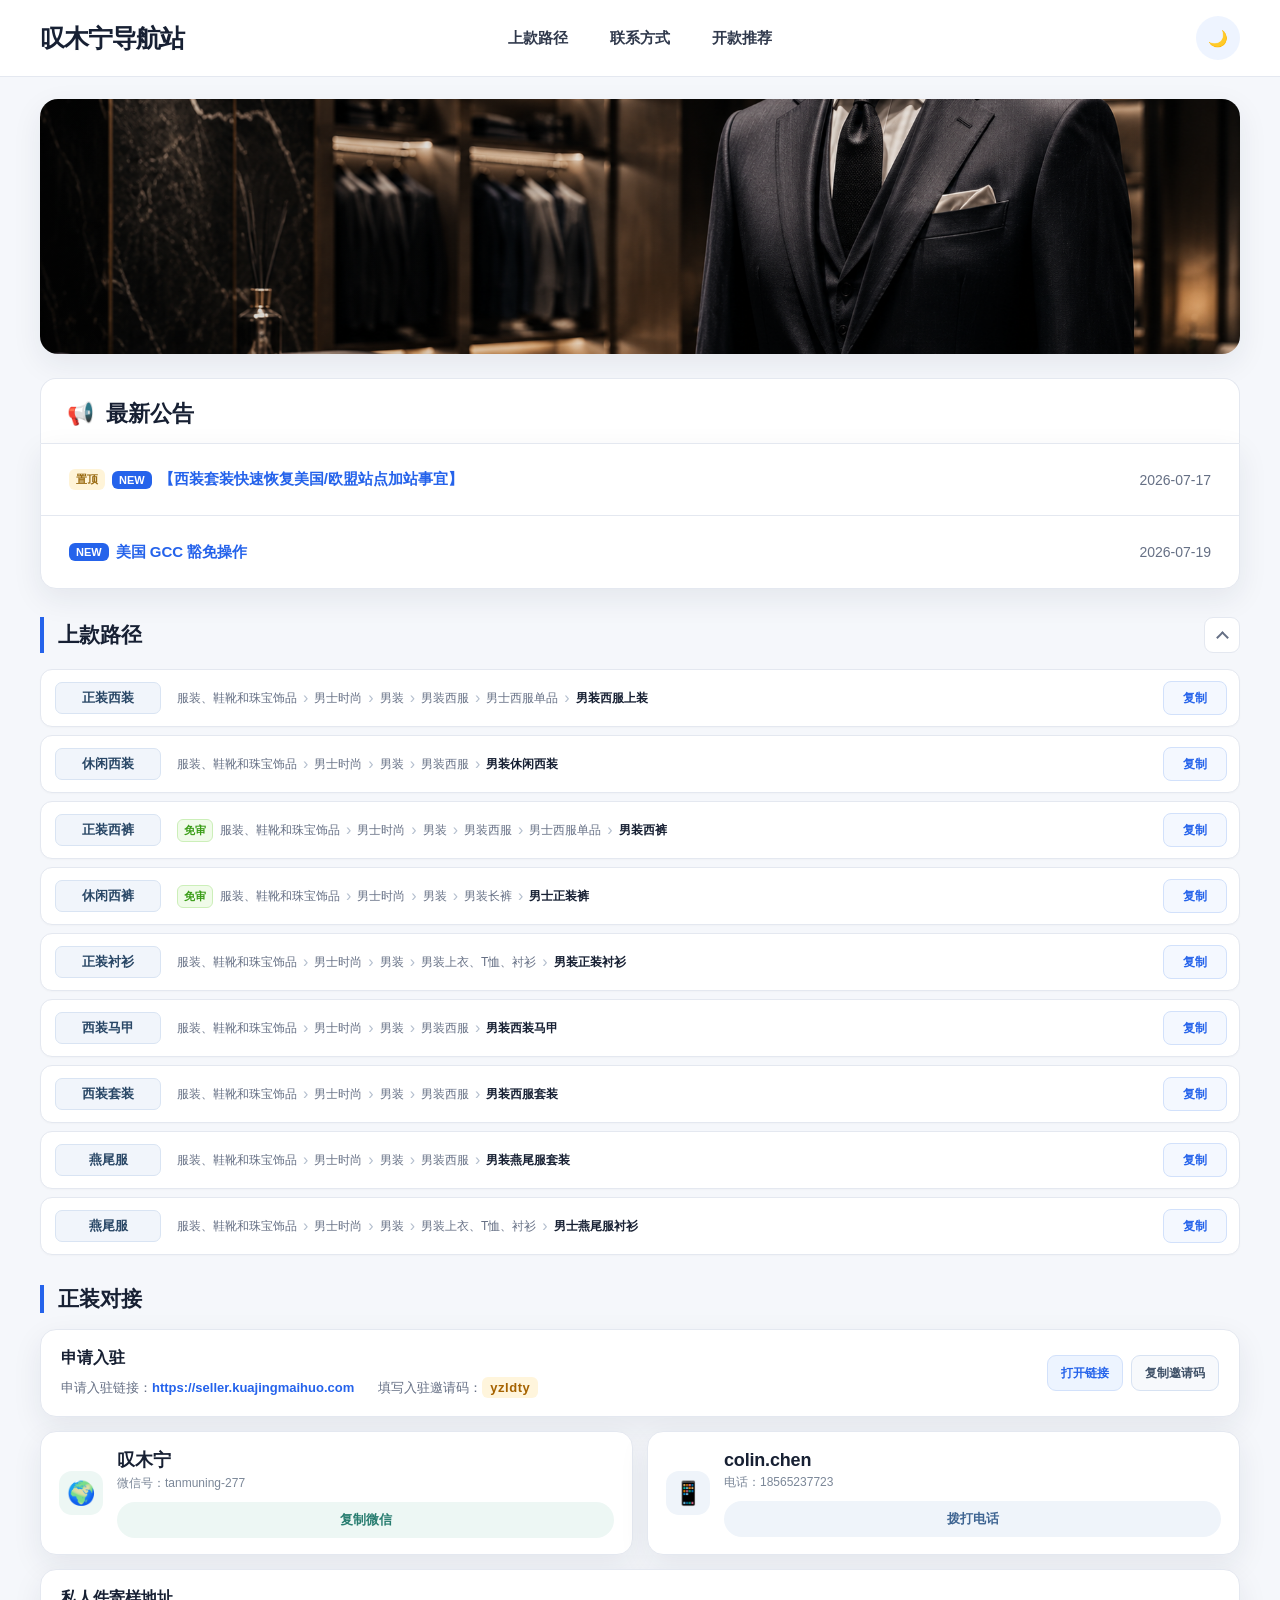
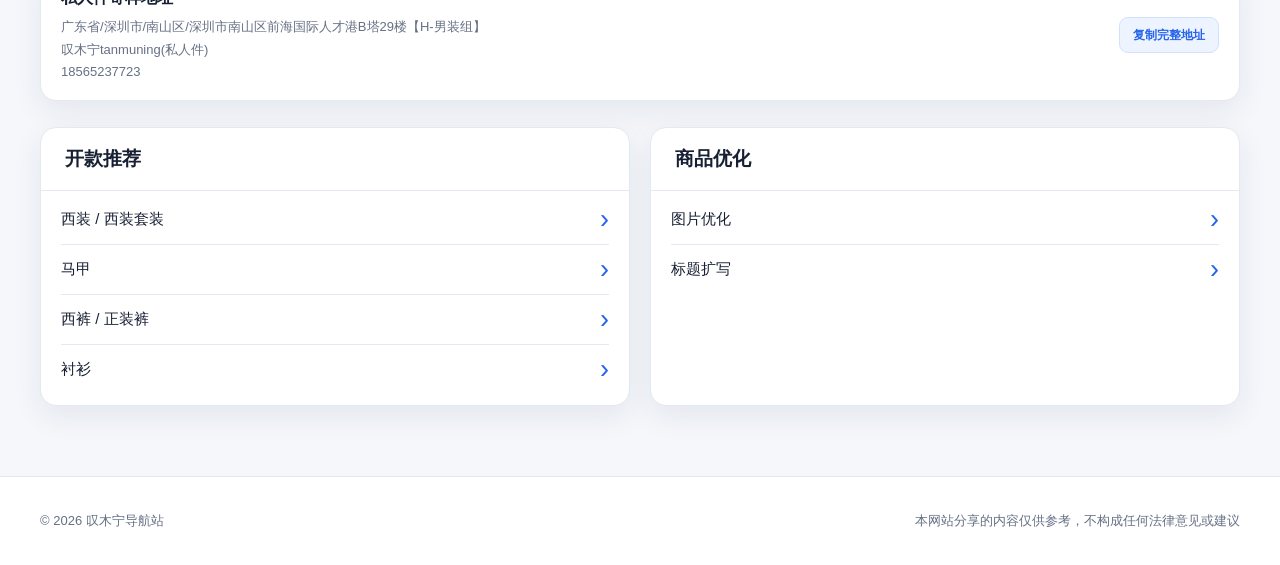
<file: index.html>
<!DOCTYPE html>
<html lang="zh-CN">

<head>
    <meta charset="UTF-8">

    <meta
        name="viewport"
        content="width=device-width, initial-scale=1.0"
    >

    <meta
        name="description"
        content="叹木宁导航站"
    >

    <title>叹木宁导航站</title>

    <link
        rel="stylesheet"
        href="css/style.css"
    >

    <link
        rel="stylesheet"
        href="css/responsive.css"
    >
</head>

<body>

    <header class="site-header">

        <div class="header-inner">

            <a
                class="site-logo"
                href="#top"
            >
                叹木宁导航站
            </a>

            <nav class="top-navigation">

                <a href="#featuredPath">
                    上款路径
                </a>

                <a href="#section-contact">
                    联系方式
                </a>

                <a href="#section-hot">
                    开款推荐
                </a>

            </nav>

            <button
                id="themeToggle"
                class="theme-toggle"
                type="button"
                aria-label="切换深色模式"
            >
                🌙
            </button>

        </div>

    </header>

    <main
        id="top"
        class="page-container"
    >

        <!-- 男装正装横幅 -->
        <section
            class="hero-banner"
            aria-label="男装正装展示"
        ></section>

        <!-- 公告 -->
        <section
            id="announcement"
            class="announcement-section"
        >

            <div class="section-heading">

                <span class="section-heading-mark">
                    📢
                </span>

                <h1>
                    最新公告
                </h1>

            </div>

            <div
                id="announcementList"
                class="announcement-list"
            ></div>

        </section>

        <!-- 上款路径 -->
        <section
            id="featuredPath"
            class="featured-path"
        ></section>

        <!-- 分类内容 -->
        <div id="directoryContainer"></div>

    </main>

    <footer class="site-footer">

        <div class="footer-inner">

            <p id="footerCopyright">
                © 2026 叹木宁导航站
            </p>

            <p id="footerNoticeText">
                本网站分享的内容仅供参考，不构成任何法律意见或建议
            </p>

        </div>

    </footer>

    <button
        id="backToTop"
        class="back-to-top"
        type="button"
        aria-label="返回顶部"
    >
        ↑
    </button>

    <div
        id="toast"
        class="toast"
    ></div>

    <script src="data/navigation.js"></script>
    <script src="js/render.js"></script>
    <script src="js/app.js"></script>

</body>

</html>
</file>
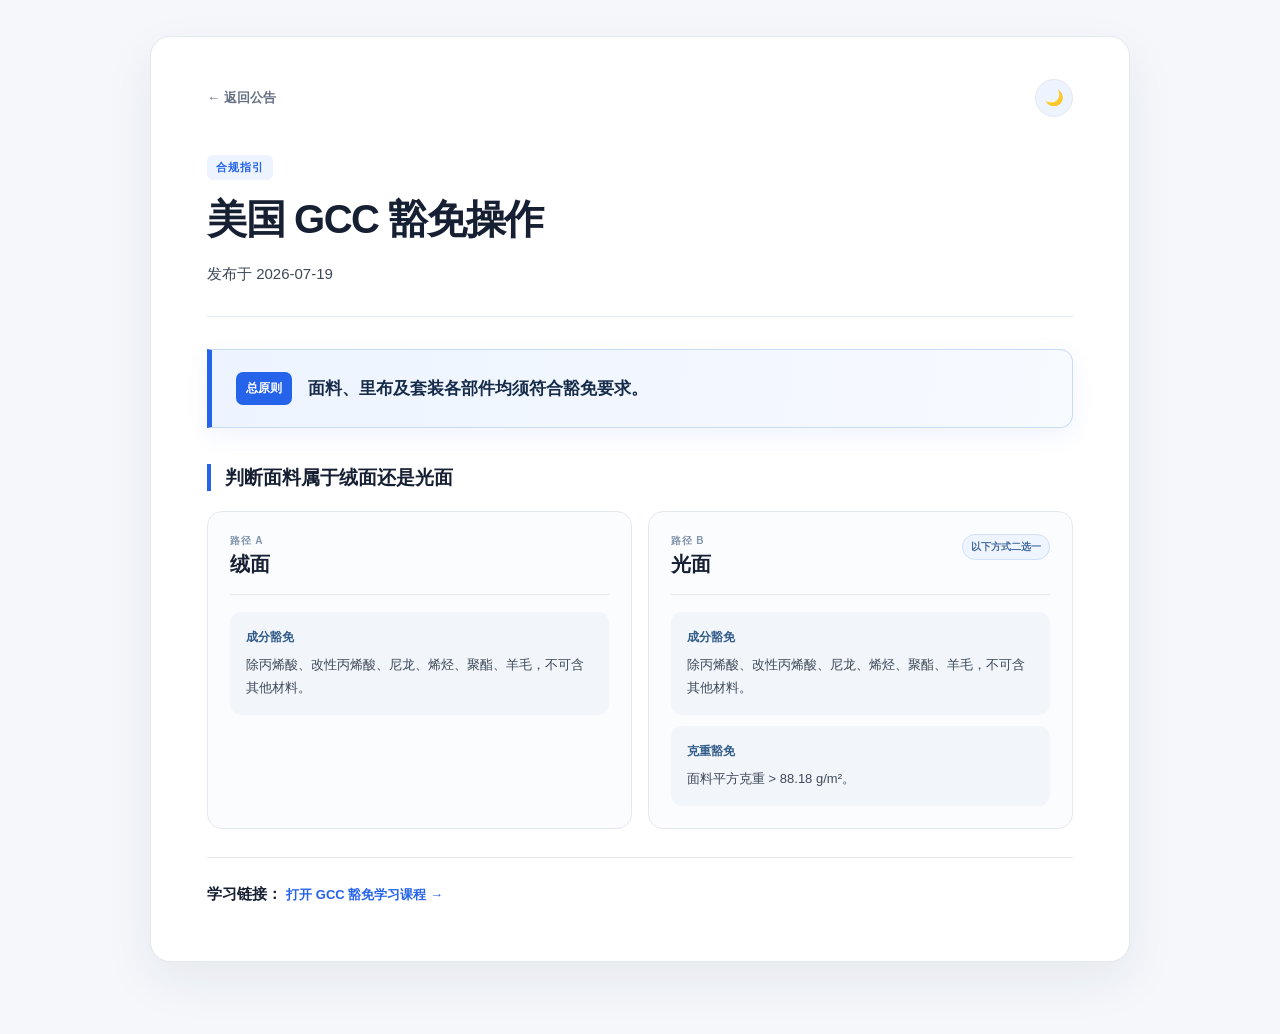
<file: notice-gcc-exemption.html>
<!DOCTYPE html>
<html lang="zh-CN">
<head>
    <meta charset="UTF-8">
    <meta name="viewport" content="width=device-width, initial-scale=1.0">
    <meta name="description" content="美国 GCC 豁免操作说明">
    <title>美国 GCC 豁免操作 - 叹木宁导航站</title>
    <link rel="stylesheet" href="css/style.css">
</head>
<body>
    <script>
        if (localStorage.getItem("navigation-theme") === "dark") {
            document.body.classList.add("dark");
        }
    </script>
    <main class="notice-page">
        <article class="notice-article gcc-notice-article">
            <div class="notice-topbar">
                <a class="notice-back" href="index.html#announcement">← 返回公告</a>
                <button id="themeToggle" class="notice-theme-toggle" type="button" aria-label="切换深色模式">🌙</button>
            </div>

            <header class="notice-header">
                <span class="notice-label">合规指引</span>
                <h1>美国 GCC 豁免操作</h1>
                <p class="notice-date">发布于 2026-07-19</p>
            </header>

            <div class="notice-lead gcc-principle">
                <span>总原则</span>
                面料、里布及套装各部件均须符合豁免要求。
            </div>

            <section class="gcc-content">
                <div class="gcc-question">
                    <h2>判断面料属于绒面还是光面</h2>
                </div>

                <div class="gcc-branches">
                    <section class="gcc-branch">
                        <div class="gcc-branch-heading">
                            <div>
                                <span class="gcc-path-label">路径 A</span>
                                <h2>绒面</h2>
                            </div>
                        </div>

                        <div class="gcc-rule">
                            <span class="gcc-rule-type">成分豁免</span>
                            <p>除丙烯酸、改性丙烯酸、尼龙、烯烃、聚酯、羊毛，不可含其他材料。</p>
                        </div>
                    </section>

                    <section class="gcc-branch">
                        <div class="gcc-branch-heading">
                            <div>
                                <span class="gcc-path-label">路径 B</span>
                                <h2>光面</h2>
                            </div>
                            <span class="gcc-choice-label">以下方式二选一</span>
                        </div>

                        <div class="gcc-rule-list">
                            <div class="gcc-rule">
                                <span class="gcc-rule-type">成分豁免</span>
                                <p>除丙烯酸、改性丙烯酸、尼龙、烯烃、聚酯、羊毛，不可含其他材料。</p>
                            </div>

                            <div class="gcc-rule">
                                <span class="gcc-rule-type">克重豁免</span>
                                <p>面料平方克重 &gt; 88.18 g/m²。</p>
                            </div>
                        </div>
                    </section>
                </div>

                <p class="gcc-learning-link">
                    <strong>学习链接：</strong>
                    <a
                        href="https://agentseller.temu.com/main/course/detail?courseId=2501030000019"
                        target="_blank"
                        rel="noopener noreferrer"
                    >打开 GCC 豁免学习课程 →</a>
                </p>
            </section>
        </article>
    </main>
    <script src="js/app.js"></script>
</body>
</html>
</file>
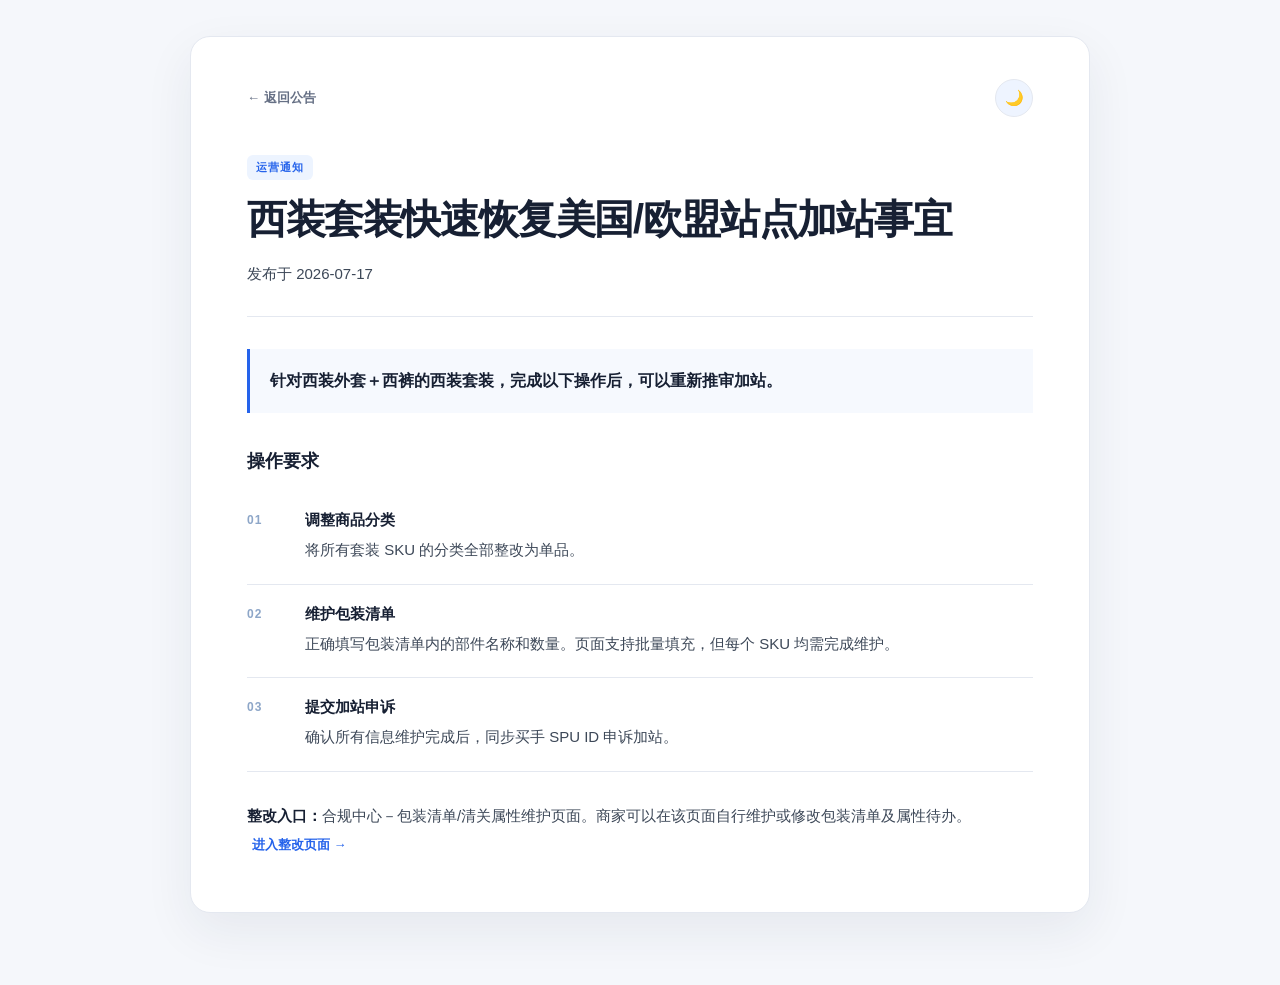
<file: notice-suit-restoration.html>
<!DOCTYPE html>
<html lang="zh-CN">
<head>
    <meta charset="UTF-8">
    <meta name="viewport" content="width=device-width, initial-scale=1.0">
    <meta name="description" content="西装套装快速恢复美国/欧盟站点加站事宜">
    <title>西装套装快速恢复美国/欧盟站点加站事宜</title>
    <link rel="stylesheet" href="css/style.css">
</head>
<body>
    <script>
        if (localStorage.getItem("navigation-theme") === "dark") {
            document.body.classList.add("dark");
        }
    </script>
    <main class="notice-page">
        <article class="notice-article">
            <div class="notice-topbar">
                <a class="notice-back" href="index.html#announcement">← 返回公告</a>
                <button id="themeToggle" class="notice-theme-toggle" type="button" aria-label="切换深色模式">🌙</button>
            </div>

            <header class="notice-header">
                <span class="notice-label">运营通知</span>
                <h1>西装套装快速恢复美国/欧盟站点加站事宜</h1>
                <p class="notice-date">发布于 2026-07-17</p>
            </header>

            <div class="notice-lead">
                针对西装外套＋西裤的西装套装，完成以下操作后，可以重新推审加站。
            </div>

            <section class="notice-content">
                <h2>操作要求</h2>

                <ol class="notice-steps">
                    <li>
                        <span class="notice-step-number">01</span>
                        <div>
                            <strong>调整商品分类</strong>
                            <p>将所有套装 SKU 的分类全部整改为单品。</p>
                        </div>
                    </li>
                    <li>
                        <span class="notice-step-number">02</span>
                        <div>
                            <strong>维护包装清单</strong>
                            <p>正确填写包装清单内的部件名称和数量。页面支持批量填充，但每个 SKU 均需完成维护。</p>
                        </div>
                    </li>
                    <li>
                        <span class="notice-step-number">03</span>
                        <div>
                            <strong>提交加站申诉</strong>
                            <p>确认所有信息维护完成后，同步买手 SPU ID 申诉加站。</p>
                        </div>
                    </li>
                </ol>

                <p class="notice-entry">
                    <strong>整改入口：</strong>合规中心－包装清单/清关属性维护页面。商家可以在该页面自行维护或修改包装清单及属性待办。
                    <a
                        href="https://agentseller.temu.com/govern/suit-property-v2"
                        target="_blank"
                        rel="noopener noreferrer"
                    >进入整改页面 →</a>
                </p>
            </section>
        </article>
    </main>
    <script src="js/app.js"></script>
</body>
</html>
</file>
<file: css/style.css>
:root {
    --primary: #2563eb;
    --primary-dark: #1d4ed8;

    --background: #f5f7fb;
    --surface: #ffffff;

    --text: #172033;
    --muted: #667085;

    --border: #e4e8f0;

    --radius: 16px;

    --shadow:
        0 10px 30px rgba(26, 39, 66, 0.08);
}

* {
    margin: 0;
    padding: 0;
    box-sizing: border-box;
}

html {
    scroll-behavior: smooth;
}

body {
    min-height: 100vh;

    background: var(--background);
    color: var(--text);

    font-family:
        "PingFang SC",
        "Microsoft YaHei",
        Arial,
        sans-serif;
}

button,
input {
    font: inherit;
}

button {
    cursor: pointer;
}

a {
    color: inherit;
    text-decoration: none;
}

.site-header {
    position: sticky;
    top: 0;
    z-index: 1000;

    background: rgba(255, 255, 255, 0.96);
    border-bottom: 1px solid var(--border);
    backdrop-filter: blur(14px);
}

.header-inner {
    width: min(1200px, calc(100% - 40px));
    height: 76px;
    margin: 0 auto;

    display: grid;
    grid-template-columns: 1fr auto 1fr;
    align-items: center;
}

.site-logo {
    justify-self: start;

    font-size: 25px;
    font-weight: 800;
    letter-spacing: -1px;
}

.top-navigation {
    display: flex;
    align-items: center;
    gap: 42px;
}

.top-navigation a {
    color: #30394c;
    font-size: 15px;
    font-weight: 700;
}

.top-navigation a:hover {
    color: var(--primary);
}

.theme-toggle {
    justify-self: end;

    width: 44px;
    height: 44px;

    border: 0;
    border-radius: 50%;

    background: #eef4ff;
}

.page-container {
    width: min(1200px, calc(100% - 40px));
    margin: 22px auto 70px;
}

.hero-banner {
    height: 255px;

    border-radius: 18px;

    background-image:
        linear-gradient(
            90deg,
            rgba(0, 0, 0, 0.18),
            rgba(0, 0, 0, 0)
        ),
        url("../assets/suit-banner.jpg");

    background-position: center;
    background-size: cover;

    box-shadow: var(--shadow);
}

.announcement-section {
    margin-top: 24px;
}

.section-heading {
    display: flex;
    align-items: center;
    gap: 12px;

    padding: 20px 26px 14px;

    background: var(--surface);
    border: 1px solid var(--border);
    border-bottom: 0;
    border-radius: var(--radius) var(--radius) 0 0;
}

.section-heading-mark {
    font-size: 22px;
}

.section-heading h1 {
    font-size: 22px;
}

.announcement-list {
    overflow: hidden;

    background: var(--surface);
    border: 1px solid var(--border);
    border-radius: 0 0 var(--radius) var(--radius);

    box-shadow: var(--shadow);
}

.announcement-item {
    min-height: 72px;
    padding: 20px 28px;

    display: flex;
    align-items: center;
    justify-content: space-between;
    gap: 20px;

    border-bottom: 1px solid var(--border);
}

.announcement-item:last-child {
    border-bottom: 0;
}

.announcement-item.is-clickable {
    cursor: pointer;
    transition: background-color 0.18s ease;
}

.announcement-item.is-clickable:hover {
    background: #f7faff;
}

.announcement-item.is-clickable .announcement-title-row strong {
    color: var(--primary);
}

.notice-page {
    min-height: 100vh;
    padding: 36px 20px 72px;
    background: var(--background);
}

.notice-article {
    width: min(900px, 100%);
    margin: 0 auto;
    padding: 42px 56px 54px;
    background: var(--surface);
    border: 1px solid var(--border);
    border-radius: 20px;
    box-shadow: 0 18px 50px rgba(23, 42, 76, 0.07);
}

.notice-topbar {
    display: flex;
    align-items: center;
    justify-content: space-between;
    gap: 20px;
    margin-bottom: 38px;
}

.notice-back {
    display: inline-flex;
    align-items: center;
    margin: 0;
    color: var(--muted);
    font-size: 13px;
    font-weight: 700;
    transition: color 0.2s ease;
}

.notice-back:hover {
    color: var(--primary);
}

.notice-theme-toggle {
    width: 38px;
    height: 38px;
    display: inline-flex;
    align-items: center;
    justify-content: center;
    flex-shrink: 0;
    border: 1px solid var(--border);
    border-radius: 50%;
    background: #eef4ff;
    font-size: 15px;
    transition: border-color 0.2s ease, background 0.2s ease, transform 0.2s ease;
}

.notice-theme-toggle:hover {
    border-color: #bfd0e7;
    transform: translateY(-1px);
}

body.dark .notice-theme-toggle {
    background: #26364a;
}

.notice-header {
    padding-bottom: 28px;
    border-bottom: 1px solid var(--border);
}

.notice-label {
    display: inline-flex;
    margin-bottom: 14px;
    padding: 5px 9px;
    border-radius: 6px;
    background: #edf4ff;
    color: var(--primary);
    font-size: 11px;
    font-weight: 800;
    letter-spacing: 0.08em;
}

.notice-article h1 {
    margin: 0 0 15px;
    max-width: 760px;
    font-size: clamp(27px, 4vw, 40px);
    line-height: 1.28;
    letter-spacing: -0.035em;
}

.notice-date {
    margin: 0;
    color: var(--muted);
    font-size: 12px;
}

.notice-lead {
    margin: 32px 0 36px;
    padding: 18px 20px;
    border-left: 3px solid var(--primary);
    background: #f6f9fe;
    color: var(--text);
    font-weight: 700;
    line-height: 1.75;
}

.notice-article p {
    margin: 0;
    color: #3d4858;
    font-size: 15px;
    line-height: 1.85;
}

.notice-content h2 {
    margin: 0 0 18px;
    font-size: 18px;
}

.notice-steps {
    display: grid;
    gap: 0;
    margin: 0;
    padding: 0;
    list-style: none;
}

.notice-steps li {
    display: grid;
    grid-template-columns: 42px minmax(0, 1fr);
    gap: 16px;
    padding: 20px 0;
    border-bottom: 1px solid var(--border);
}

.notice-step-number {
    padding-top: 2px;
    color: #8da6c8;
    font-size: 12px;
    font-weight: 800;
    letter-spacing: 0.08em;
}

.notice-steps strong {
    display: block;
    margin-bottom: 6px;
    color: var(--text);
    font-size: 15px;
}

.notice-entry {
    margin-top: 28px !important;
    padding-top: 2px;
}

.notice-entry strong {
    color: var(--text);
}

.notice-entry a {
    display: inline-flex;
    margin-left: 5px;
    color: var(--primary);
    font-size: 13px;
    font-weight: 800;
    white-space: nowrap;
}

.notice-entry a:hover {
    text-decoration: underline;
}

body.dark .notice-label {
    background: #26364a;
    color: #a9c4e3;
}

body.dark .notice-lead {
    background: #202b3f;
}

body.dark .notice-article p {
    color: #bdc7d6;
}

.gcc-notice-article {
    width: min(980px, 100%);
}

.gcc-principle {
    display: flex;
    align-items: center;
    gap: 16px;
    padding: 22px 24px;
    border: 1px solid #c9dbf5;
    border-left: 5px solid var(--primary);
    border-radius: 0 13px 13px 0;
    background: linear-gradient(100deg, #edf4ff 0%, #f7faff 100%);
    color: #162b49;
    font-size: 17px;
    font-weight: 800;
    box-shadow: 0 8px 24px rgba(37, 99, 235, 0.07);
}

.gcc-principle span {
    flex-shrink: 0;
    padding: 6px 10px;
    border-radius: 7px;
    background: var(--primary);
    color: #ffffff;
    font-size: 12px;
    font-weight: 800;
}

.gcc-question {
    margin-bottom: 20px;
    padding-left: 14px;
    border-left: 4px solid var(--primary);
}

.gcc-question h2 {
    font-size: 19px;
    line-height: 1.45;
}

.gcc-branches {
    display: grid;
    grid-template-columns: repeat(2, minmax(0, 1fr));
    gap: 16px;
}

.gcc-branch {
    padding: 22px;
    border: 1px solid var(--border);
    border-radius: 15px;
    background: #fbfcfe;
}

.gcc-branch-heading {
    min-height: 50px;
    display: flex;
    align-items: flex-start;
    justify-content: space-between;
    gap: 14px;
    margin-bottom: 17px;
    padding-bottom: 16px;
    border-bottom: 1px solid var(--border);
}

.gcc-path-label {
    display: block;
    margin-bottom: 3px;
    color: #8295ad;
    font-size: 10px;
    font-weight: 800;
    letter-spacing: 0.08em;
}

.gcc-branch-heading h2 {
    font-size: 20px;
}

.gcc-choice-label {
    flex-shrink: 0;
    padding: 5px 8px;
    border: 1px solid #cfe0f7;
    border-radius: 999px;
    background: #eef5ff;
    color: #426a9c;
    font-size: 10px;
    font-weight: 800;
}

.gcc-rule-list {
    display: grid;
    gap: 11px;
}

.gcc-rule {
    padding: 15px 16px;
    border-radius: 11px;
    background: #f2f6fb;
}

.gcc-rule-type {
    display: inline-flex;
    margin-bottom: 8px;
    color: #315b89;
    font-size: 12px;
    font-weight: 800;
}

.gcc-rule p {
    font-size: 13px;
    line-height: 1.75;
}

.gcc-learning-link {
    margin-top: 28px !important;
    padding-top: 22px;
    border-top: 1px solid var(--border);
}

.gcc-learning-link strong {
    color: var(--text);
}

.gcc-learning-link a {
    color: var(--primary);
    font-size: 13px;
    font-weight: 800;
}

.gcc-learning-link a:hover {
    text-decoration: underline;
}

body.dark .gcc-principle {
    border-color: #354a65;
    border-left-color: var(--primary);
    background: linear-gradient(100deg, #203047 0%, #1d283a 100%);
    color: #eef4ff;
}

body.dark .gcc-principle span {
    background: #3f73cf;
    color: #ffffff;
}

body.dark .gcc-choice-label {
    background: #26364a;
    color: #a9c4e3;
    border-color: #354a65;
}

body.dark .gcc-branch {
    background: #1c2638;
}

body.dark .gcc-rule {
    background: #222e42;
}

body.dark .gcc-rule-type {
    color: #a9c4e3;
}

@media (max-width: 600px) {
    .notice-page {
        padding: 12px 10px 36px;
    }

    .notice-article {
        padding: 25px 20px 34px;
        border-radius: 14px;
    }

    .notice-topbar {
        margin-bottom: 27px;
    }

    .notice-header {
        padding-bottom: 22px;
    }

    .notice-lead {
        margin: 24px 0 28px;
        padding: 15px 16px;
    }

    .notice-article p {
        font-size: 14px;
    }

    .notice-steps li {
        grid-template-columns: 32px minmax(0, 1fr);
        gap: 10px;
        padding: 17px 0;
    }

    .notice-entry a {
        display: table;
        margin: 8px 0 0;
    }

    .gcc-principle {
        align-items: flex-start;
        flex-direction: column;
        gap: 8px;
    }

    .gcc-branches {
        grid-template-columns: 1fr;
    }

    .gcc-branch {
        padding: 18px;
    }

    .gcc-learning-link a {
        display: table;
        margin-top: 7px;
    }
}

.announcement-title-row {
    display: flex;
    align-items: center;
    gap: 7px;

    font-size: 15px;
}

.announcement-badge {
    padding: 3px 7px;

    border-radius: 6px;

    font-size: 11px;
    font-weight: 800;
}

.announcement-badge.pinned {
    background: #fff4d8;
    color: #9a6b12;
}

.announcement-badge.new {
    background: #2563eb;
    color: #ffffff;
}

.announcement-date {
    flex-shrink: 0;

    color: var(--muted);
    font-size: 14px;
}

.featured-path {
    margin-top: 28px;
}

.featured-path-title-row {
    display: flex;
    align-items: center;
    justify-content: space-between;
    gap: 18px;
}

.featured-path-toggle {
    width: 36px;
    height: 36px;
    display: inline-flex;
    align-items: center;
    justify-content: center;
    flex-shrink: 0;
    border: 1px solid var(--border);
    border-radius: 9px;
    background: var(--surface);
    color: var(--muted);
    transition: border-color 0.18s ease, color 0.18s ease, background 0.18s ease;
}

.featured-path-toggle:hover {
    border-color: #bfd0e7;
    background: #f4f8fd;
    color: var(--primary);
}

.featured-path-toggle-icon {
    width: 9px;
    height: 9px;
    border-top: 2px solid currentColor;
    border-left: 2px solid currentColor;
    transform: translateY(2px) rotate(45deg);
    transition: transform 0.22s ease;
}

.featured-path-toggle.is-collapsed .featured-path-toggle-icon {
    transform: translateY(-2px) rotate(225deg);
}

.featured-path-list[hidden] {
    display: none;
}

body.dark .featured-path-toggle:hover {
    background: #26364a;
}

.featured-path-list {
    display: grid;
    gap: 8px;
}

.featured-path-row {
    display: grid;
    grid-template-columns: 106px minmax(0, 1fr) 64px;
    align-items: center;
    gap: 16px;
    min-height: 58px;
    padding: 10px 12px 10px 14px;
    border: 1px solid var(--border);
    border-radius: 12px;
    background: var(--surface);
    box-shadow: 0 1px 2px rgba(15, 23, 42, 0.025);
    transition: border-color 0.18s ease, box-shadow 0.18s ease, transform 0.18s ease;
}

.featured-path-row:hover {
    border-color: #cbd9ec;
    box-shadow: 0 7px 20px rgba(23, 42, 76, 0.07);
    transform: translateY(-1px);
}

.featured-path-category {
    display: inline-flex;
    justify-content: center;
    padding: 6px 8px;
    border: 1px solid #d9e4f3;
    border-radius: 7px;
    background: #f1f5fb;
    color: #294766;
    font-size: 13px;
    font-weight: 700;
    white-space: nowrap;
}

.featured-path-value {
    display: flex;
    align-items: center;
    gap: 7px;
    min-width: 0;
}

.featured-path-exempt {
    flex-shrink: 0;
    padding: 3px 6px;
    border: 1px solid #ccefb9;
    border-radius: 6px;
    background: #f0fbe9;
    color: #3a9d17;
    font-size: 11px;
    font-weight: 800;
}

.featured-path-breadcrumb {
    display: flex;
    align-items: center;
    flex-wrap: wrap;
    gap: 3px 6px;
    min-width: 0;
    color: var(--muted);
    font-size: 12px;
    line-height: 1.55;
}

.featured-path-segment:last-of-type {
    color: var(--text);
    font-weight: 700;
}

.featured-path-separator {
    color: #b4bfce;
    font-size: 16px;
    line-height: 1;
}

.featured-path-copy {
    min-height: 34px;
    padding: 0 11px;
    border: 1px solid #d2e1fb;
    border-radius: 8px;
    background: #f4f8ff;
    color: var(--primary);
    font-size: 12px;
    font-weight: 700;
    transition: 0.2s;
}

.featured-path-copy:hover {
    border-color: var(--primary);
    background: var(--primary);
    color: #ffffff;
}

.featured-path-copy.is-copied {
    border-color: #bce5c8;
    background: #eaf8ee;
    color: #218a3c;
}

@media (max-width: 760px) {
    .featured-path-list {
        gap: 7px;
    }

    .featured-path-row {
        grid-template-columns: auto minmax(0, 1fr) 54px;
        gap: 8px;
        padding: 10px;
    }

    .featured-path-category {
        padding: 6px 8px;
        font-size: 12px;
    }

    .featured-path-value {
        align-items: flex-start;
        flex-wrap: wrap;
        gap: 4px 6px;
    }

    .featured-path-breadcrumb {
        font-size: 11px;
        line-height: 1.55;
    }

    .featured-path-copy {
        min-height: 34px;
        font-size: 12px;
    }
}

.directory-section {
    margin-top: 30px;
    scroll-margin-top: 100px;
}

.category-heading {
    margin-bottom: 16px;
    padding-left: 14px;

    border-left: 4px solid var(--primary);
}

.category-heading h2 {
    font-size: 21px;
}

.contact-grid {
    display: grid;
    grid-template-columns: repeat(2, minmax(0, 1fr));
    gap: 14px;
}

.contact-wide-row {
    grid-column: 1 / -1;
    display: flex;
    align-items: center;
    justify-content: space-between;
    gap: 24px;
    padding: 18px 20px;
    background: var(--surface);
    border: 1px solid var(--border);
    border-radius: var(--radius);
    box-shadow: var(--shadow);
}

.contact-wide-content {
    min-width: 0;
}

.contact-wide-content h3 {
    margin-bottom: 8px;
    font-size: 16px;
}

.onboarding-details {
    display: flex;
    align-items: center;
    flex-wrap: wrap;
    gap: 7px 24px;
}

.contact-detail-group {
    display: flex;
    align-items: center;
    flex-wrap: wrap;
}

.contact-detail-label {
    color: var(--muted);
    font-size: 13px;
}

.contact-onboarding-link {
    color: var(--primary);
    font-size: 13px;
    font-weight: 700;
    word-break: break-all;
}

.contact-onboarding-link:hover {
    text-decoration: underline;
}

.contact-invite-code {
    padding: 3px 8px;
    border-radius: 6px;
    background: #fff5dc;
    color: #a66300;
    font-size: 13px;
    letter-spacing: 0.04em;
}

.contact-wide-actions {
    display: flex;
    flex-shrink: 0;
    gap: 8px;
}

.contact-wide-button {
    min-height: 36px;
    padding: 0 13px;
    border: 1px solid #d7e2f2;
    border-radius: 9px;
    background: #f7f9fc;
    color: #405269;
    font-size: 12px;
    font-weight: 800;
}

.contact-wide-button.primary {
    border-color: #d2e1fb;
    background: #edf4ff;
    color: var(--primary);
}

.contact-wide-button:hover {
    transform: translateY(-1px);
    filter: brightness(0.98);
}

.address-content p {
    margin: 2px 0 0;
    color: var(--muted);
    font-size: 13px;
    line-height: 1.55;
}

.contact-card {
    min-height: 108px;
    padding: 16px 18px;

    display: flex;
    align-items: center;
    gap: 14px;

    background: var(--surface);
    border: 1px solid var(--border);
    border-radius: var(--radius);

    box-shadow: var(--shadow);
}

.contact-card-icon {
    width: 44px;
    height: 44px;

    display: flex;
    align-items: center;
    justify-content: center;
    flex-shrink: 0;

    border-radius: 13px;

    background: #f0f5ff;

    font-family: "Apple Color Emoji", "Segoe UI Emoji", sans-serif;
    font-size: 23px;
    line-height: 1;
}

/* 微信：低饱和青绿色 */
.contact-card-copy .contact-card-icon {
    background: #edf7f4;
}

/* 电话：柔和灰蓝色 */
.contact-card-phone .contact-card-icon {
    background: #eff4fa;
}

.contact-card-body {
    min-width: 0;
    flex: 1;
}

.contact-card-body h3 {
    margin-bottom: 3px;

    font-size: 18px;
    font-weight: 700;
    letter-spacing: -0.01em;
}

.contact-card-subtitle {
    margin-bottom: 10px;

    color: #7b8798;

    font-size: 12px;
    line-height: 1.45;
}

.contact-action-button {

    width: 100%;

    height: 36px;

    border-radius: 999px;

    border: 0;

    font-size: 13px;
    font-weight: 700;

    transition: .25s;
}

.contact-action-button:hover {

    transform: translateY(-2px);

    box-shadow: 0 8px 18px rgba(0,0,0,.08);

}

.contact-card-copy .contact-action-button {
    background: #edf7f4;
    color: #287d70;
}

.contact-card-phone .contact-action-button {
    background: #eff4fa;
    color: #3f6592;
}

.contact-card-copy .contact-action-button:hover {
    background: #e2f2ed;
}

.contact-card-phone .contact-action-button:hover {
    background: #e4edf7;
}

body.dark .contact-card-copy .contact-card-icon,
body.dark .contact-card-copy .contact-action-button {
    background: #223b38;
    color: #8ed0c2;
}

body.dark .contact-card-phone .contact-card-icon,
body.dark .contact-card-phone .contact-action-button {
    background: #26364a;
    color: #a9c4e3;
}

.list-section-grid {
    margin-top: 26px;

    display: grid;
    grid-template-columns: repeat(2, minmax(0, 1fr));
    gap: 20px;
}

.list-section {
    overflow: hidden;

    background: var(--surface);
    border: 1px solid var(--border);
    border-radius: var(--radius);

    box-shadow: var(--shadow);

    scroll-margin-top: 100px;
}

.list-section-title {
    padding: 18px 24px;

    border-bottom: 1px solid var(--border);

    font-size: 19px;
}

.navigation-list {
    padding: 4px 20px 10px;
}

.navigation-list-item {
    width: 100%;
    min-height: 50px;

    display: flex;
    align-items: center;
    justify-content: space-between;

    border: 0;
    border-bottom: 1px solid var(--border);

    background: transparent;
    color: var(--text);

    text-align: left;
    font-size: 15px;
}

.navigation-list-item:last-child {
    border-bottom: 0;
}

.navigation-list-item:hover {
    color: var(--primary);
}

.navigation-list-arrow {
    color: var(--primary);
    font-size: 27px;
    line-height: 1;
}

.site-footer {
    background: var(--surface);
    border-top: 1px solid var(--border);
}

.footer-inner {
    width: min(1200px, calc(100% - 40px));
    min-height: 88px;
    margin: 0 auto;

    display: flex;
    align-items: center;
    justify-content: space-between;

    color: var(--muted);
    font-size: 13px;
}

.back-to-top {
    position: fixed;
    right: 20px;
    bottom: 20px;

    width: 44px;
    height: 44px;

    border: 0;
    border-radius: 50%;

    background: var(--primary);
    color: #ffffff;

    opacity: 0;
    visibility: hidden;

    box-shadow: var(--shadow);

    transition: 0.2s;
}

.back-to-top.show {
    opacity: 1;
    visibility: visible;
}

.toast {
    position: fixed;
    left: 50%;
    bottom: 28px;
    z-index: 2000;

    padding: 12px 18px;

    border-radius: 10px;

    background: #172033;
    color: #ffffff;

    opacity: 0;
    visibility: hidden;

    transform: translateX(-50%) translateY(10px);
    transition: 0.2s;
}

.toast.show {
    opacity: 1;
    visibility: visible;
    transform: translateX(-50%) translateY(0);
}

body.dark {
    --background: #101726;
    --surface: #192235;
    --text: #f4f7fc;
    --muted: #aab4c5;
    --border: #2e3a50;
}

body.dark .site-header {
    background: rgba(16, 23, 38, 0.95);
}

body.dark .top-navigation a {
    color: #d7deea;
}
</file>
<file: css/responsive.css>
@media (max-width: 900px) {
    .header-inner {
        grid-template-columns: 1fr auto;
    }

    .top-navigation {
        display: none;
    }

    .contact-grid,
    .list-section-grid {
        grid-template-columns: 1fr;
    }

    .contact-wide-row {
        grid-column: auto;
    }

    .hero-banner {
        height: 210px;
    }
}

@media (max-width: 600px) {
    .header-inner,
    .page-container,
    .footer-inner {
        width: calc(100% - 24px);
    }

    .header-inner {
        height: 66px;
    }

    .site-logo {
        font-size: 20px;
    }

    .theme-toggle {
        width: 39px;
        height: 39px;
    }

    .page-container {
        margin-top: 12px;
    }

    .hero-banner {
        height: 160px;
        border-radius: 13px;
    }

    .section-heading {
        padding: 17px;
    }

    .section-heading h1 {
        font-size: 19px;
    }

    .announcement-item {
        min-height: 68px;
        padding: 16px;

        align-items: flex-start;
    }

    .announcement-title-row {
        flex-wrap: wrap;
        font-size: 13px;
    }

    .announcement-date {
        font-size: 11px;
    }

    .category-heading h2 {
        font-size: 18px;
    }

    .contact-card {
        min-height: 100px;
        padding: 14px;
    }

    .contact-wide-row {
        align-items: stretch;
        flex-direction: column;
        gap: 14px;
        padding: 16px;
    }

    .contact-wide-actions {
        width: 100%;
    }

    .contact-wide-button {
        flex: 1;
    }

    .contact-card-icon {
        width: 40px;
        height: 40px;

        font-size: 21px;
    }

    .contact-card-body h3 {
        margin-bottom: 3px;

        font-size: 16px;
    }

    .list-section-title {
        padding: 16px 18px;

        font-size: 17px;
    }

    .navigation-list {
        padding: 2px 17px 8px;
    }

    .footer-inner {
        min-height: 82px;

        flex-direction: column;
        justify-content: center;
        gap: 5px;
    }
}
</file>
